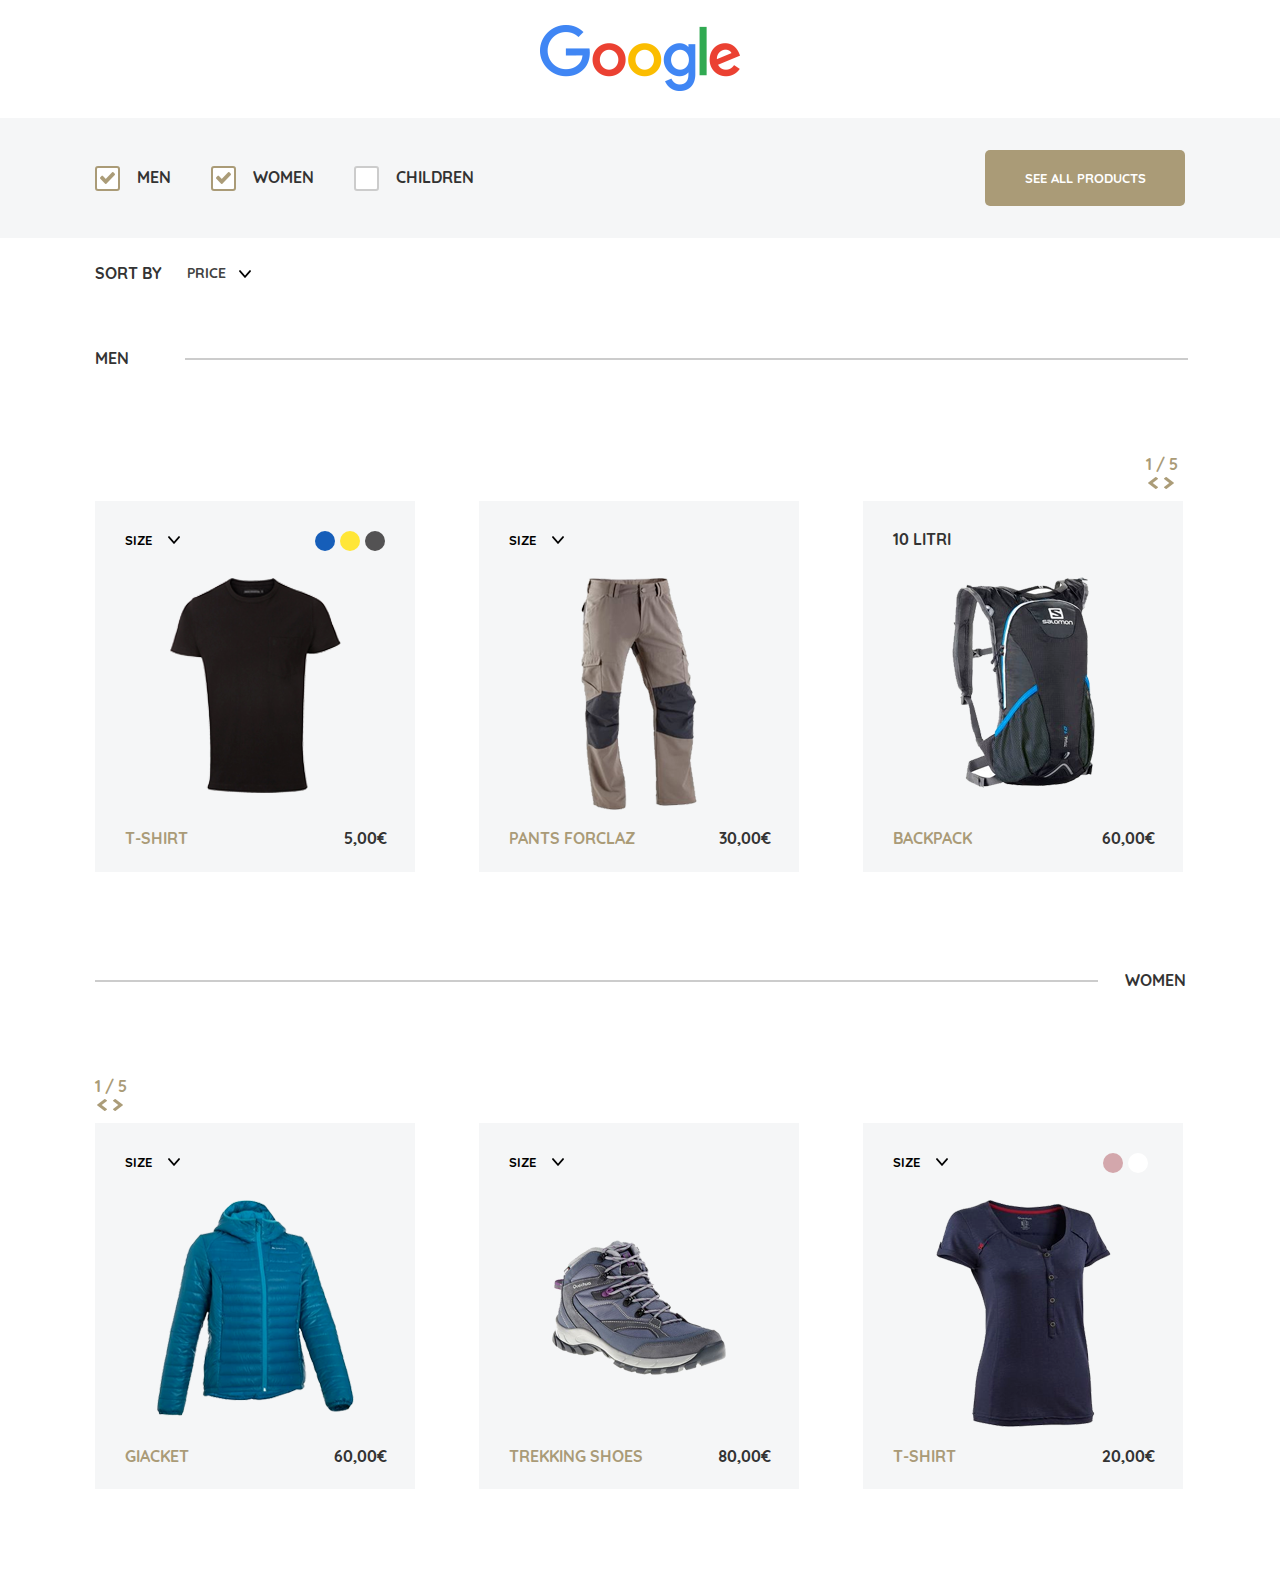
<file: index.html>
<!DOCTYPE html>
<html lang="en">

<head>
  <meta charset="UTF-8">
  <meta name="viewport" content="width=device-width, initial-scale=1.0">
  <meta http-equiv="X-UA-Compatible" content="ie=edge">
  <link rel="stylesheet" href="styles/reset.css">
  <link rel="stylesheet" href="styles/styles.css">
  <title>Catalog</title>
</head>

<body>
  <header>
    <div class="google-logo">
      <object data="images/google.svg" type=""></object>
    </div>
    <nav>
      <div class="container">
        <div class="checkboxes">
          <input type="checkbox" id="men" name="cc" checked>
          <label for="men"><span></span>men</label>
          <input type="checkbox" id="women" checked>
          <label for="women"><span></span>Women</label>
          <input type="checkbox" id="children">
          <label for="children"><span></span>Children</label>
        </div>
        <button> See all products</button>
      </div>
    </nav>
    <div class="sort-container container">
      <span>Sort by</span>
      <form>
        <ul class="select">
          <li>
            <input class="select_close" type="radio" name="awesomeness" id="awesomeness-close" value="" />
            <span class="select_label select_label-placeholder">price</span>
          </li>
          <li class="select_items">
            <input class="select_expand" type="radio" name="awesomeness" id="awesomeness-opener" />
            <label class="select_closeLabel" for="awesomeness-close"></label>
            <ul class="select_options">
              <div class="options-container" id="options-container">
                <li class="select_option">
                  <input class="select_input" type="radio" name="awesomeness" id="awesomeness-ridiculous" />
                  <label class="select_label option" for="awesomeness-ridiculous">price</label>
                </li>
                <li class="select_option">
                  <input class="select_input" type="radio" name="awesomeness" id="awesomeness-reasonable" />
                  <label class="select_label option" for="awesomeness-reasonable">name</label>
                </li>
              </div>
            </ul>
            <label class="select_expandLabel" for="awesomeness-opener"></label>
          </li>
        </ul>
        <!-- End ul select -->
      </form>
    </div>
    <!-- End sort-container -->
  </header>
  <main>
    <div class="container">
      <div class="men-slider">
        <div class="devider">
          <span class="men">Men</span>
        </div>
        <div class=" arrows-container arrows-container-men">
          <span class="slider-num">1 </span><span>/ 5</span>
          <div class="arrow-img-container">
            <img src="images/leftArrow.png" alt="left" class="left">
            <img src="images/rightArrow.png" alt="right" class="right">
          </div>
        </div>
        <div class="item-overview">
          <div class="item-container">
            <div class="item">
              <div>
                <select>
                  <option>SIZE</option>
                  <option>S</option>
                  <option>M</option>
                  <option>L</option>
                </select>
                <div class="colours-container">
                  <div class="blue"></div>
                  <div class="yellow"></div>
                  <div class="grey"></div>
                </div>
              </div>
              <a href="index1.html">
                <div class="image-container">
                  <img src="images/tshirt.png" alt="image">
                </div>
                <div class="name-price-container">
                  <span class="name">t-shirt</span>
                  <span class="price">5,00€</span>
                </div>
              </a>
            </div>
            <div class="item">

              <div>
                <select>
                    <option>SIZE</option>
                    <option>S</option>
                    <option>M</option>
                    <option>L</option>
                  </select>
              </div>
              <a href="#">
                <div class="image-container">
                  <img src="images/pants.png" alt="image">

                </div>
                <div class="name-price-container">
                  <span class="name">pants forclaz</span>
                  <span class="price">30,00€</span>
                </div>
              </a>
            </div>
            <div class="item">
              <div>
                10 litri
              </div>
              <a href="#">
                <div class="image-container">
                  <img src="images/backpack.png" alt="image">
                </div>
                <div class="name-price-container">
                  <span class="name">backpack</span>
                  <span class="price">60,00€</span>
                </div>
              </a>
            </div>
            <div class="item">
              <div>
                <select>
                  <option>SIZE</option>
                  <option>S</option>
                  <option>M</option>
                  <option>L</option>
                </select>
                <div class="colours-container">
                  <div class="blue"></div>
                  <div class="yellow"></div>
                  <div class="grey"></div>
                </div>
              </div>
              <a href="index1.html">
                <div class="image-container">
                  <img src="images/tshirt.png" alt="image">
                </div>
                <div class="name-price-container">
                  <span class="name">t-shirt</span>
                  <span class="price">8,00€</span>
                </div>
              </a>
            </div>
            <div class="item">

              <div>
                <select>
                    <option>SIZE</option>
                    <option>S</option>
                    <option>M</option>
                    <option>L</option>
                  </select>
              </div>
              <a href="#">
                <div class="image-container">
                  <img src="images/pants.png" alt="image">

                </div>
                <div class="name-price-container">
                  <span class="name">pants forclaz</span>
                  <span class="price">30,00€</span>
                </div>
              </a>
            </div>
            <div class="item">

              <div>
                10 litri
              </div>
              <a href="#">
                <div class="image-container">
                  <img src="images/backpack.png" alt="image">
                </div>
                <div class="name-price-container">
                  <span class="name">backpack</span>
                  <span class="price">55,00€</span>
                </div>
              </a>
            </div>
            <div class="item">
              <div>
                <select>
                  <option>SIZE</option>
                  <option>S</option>
                  <option>M</option>
                  <option>L</option>
                </select>
                <div class="colours-container">
                  <div class="blue"></div>
                  <div class="yellow"></div>
                  <div class="grey"></div>
                </div>
              </div>
              <a href="index1.html">
                <div class="image-container">
                  <img src="images/tshirt.png" alt="image">
                </div>
                <div class="name-price-container">
                  <span class="name">t-shirt</span>
                  <span class="price">7,00€</span>
                </div>
              </a>
            </div>
            <div class="item">

              <div>
                <select>
                    <option>SIZE</option>
                    <option>S</option>
                    <option>M</option>
                    <option>L</option>
                  </select>
              </div>
              <a href="#">
                <div class="image-container">
                  <img src="images/pants.png" alt="image">

                </div>
                <div class="name-price-container">
                  <span class="name">pants forclaz</span>
                  <span class="price">32,00€</span>
                </div>
              </a>
            </div>
            <div class="item">
              <div>
                10 litri
              </div>
              <a href="#">
                <div class="image-container">
                  <img src="images/backpack.png" alt="image">
                </div>
                <div class="name-price-container">
                  <span class="name">backpack</span>
                  <span class="price">60,00€</span>
                </div>
              </a>
            </div>
            <div class="item">

              <div>
                <select>
                  <option>SIZE</option>
                  <option>S</option>
                  <option>M</option>
                  <option>L</option>
                </select>
                <div class="colours-container">
                  <div class="blue"></div>
                  <div class="yellow"></div>
                  <div class="grey"></div>
                </div>
              </div>
              <a href="index1.html">
                <div class="image-container">
                  <img src="images/tshirt.png" alt="image">
                </div>
                <div class="name-price-container">
                  <span class="name">t-shirt</span>
                  <span class="price">15,00€</span>
                </div>
              </a>
            </div>
            <div class="item">

              <div>
                <select>
                    <option>SIZE</option>
                    <option>S</option>
                    <option>M</option>
                    <option>L</option>
                  </select>
              </div>
              <a href="#">
                <div class="image-container">
                  <img src="images/pants.png" alt="image">

                </div>
                <div class="name-price-container">
                  <span class="name">pants forclaz</span>
                  <span class="price">30,00€</span>
                </div>
              </a>
            </div>
            <div class="item">

              <div>
                10 litri
              </div>
              <a href="#">
                <div class="image-container">
                  <img src="images/backpack.png" alt="image">
                </div>
                <div class="name-price-container">
                  <span class="name">backpack</span>
                  <span class="price">45,00€</span>
                </div>
              </a>
            </div>
            <div class="item">

              <div>
                <select>
                  <option>SIZE</option>
                  <option>S</option>
                  <option>M</option>
                  <option>L</option>
                </select>
                <div class="colours-container">
                  <div class="blue"></div>
                  <div class="yellow"></div>
                  <div class="grey"></div>
                </div>
              </div>
              <a href="index1.html">
                <div class="image-container">
                  <img src="images/tshirt.png" alt="image">
                </div>
                <div class="name-price-container">
                  <span class="name">t-shirt</span>
                  <span class="price">6,00€</span>
                </div>
              </a>
            </div>
            <div class="item">
              <div>
                <select>
                    <option>SIZE</option>
                    <option>S</option>
                    <option>M</option>
                    <option>L</option>
                  </select>
              </div>
              <a href="#">
                <div class="image-container">
                  <img src="images/pants.png" alt="image">
                </div>
                <div class="name-price-container">
                  <span class="name">pants forclaz</span>
                  <span class="price">30,00€</span>
                </div>
              </a>
            </div>
            <div class="item">
              <div>
                10 litri
              </div>
              <a href="#">
                <div class="image-container">
                  <img src="images/backpack.png" alt="image">
                </div>
                <div class="name-price-container">
                  <span class="name">backpack</span>
                  <span class="price">60,00€</span>
                </div>
              </a>
            </div>
          </div>
          <!-- End item-container-->
        </div>
        <!-- End item-overview men-->
      </div>
      <div class="women-slider">
        <div class="devider">
          <span class="women">Women</span>
        </div>
        <div class=" arrows-container">
          <span class="slider-num">1 </span><span>/ 5</span>
          <div class="arrow-img-container">
            <img src="images/leftArrow.png" alt="left" class="left">
            <img src="images/rightArrow.png" alt="right" class="right">
          </div>
        </div>
        <div class="item-overview">
          <div class="item-container">
            <div class="item">
              <div>
                <select>
                    <option>SIZE</option>
                    <option>S</option>
                    <option>M</option>
                    <option>L</option>
                  </select>
              </div>
              <a href="#">
                <div class="image-container">
                  <img src="images/giacket.png" alt="image">
                </div>
                <div class="name-price-container">
                  <span class="name">giacket</span>
                  <span class="price">60,00€</span>
                </div>
              </a>
            </div>
            <div class="item">
              <div>
                <select>
                    <option>SIZE</option>
                    <option>S</option>
                    <option>M</option>
                    <option>L</option>
                  </select>
              </div>
              <a href="#">
                <div class="image-container">
                  <img src="images/shoes.png" alt="image">
                </div>
                <div class="name-price-container">
                  <span class="name">trekking shoes</span>
                  <span class="price">80,00€</span>
                </div>
              </a>
            </div>
            <div class="item">
              <div>
                <select>
                    <option>SIZE</option>
                    <option>S</option>
                    <option>M</option>
                    <option>L</option>
                  </select>
                <div class="colours-container">
                  <div class="pink"></div>
                  <div class="white"></div>
                </div>
              </div>
              <a href="#">
                <div class="image-container">
                  <img src="images/tshirt2.png" alt="image">
                </div>
                <div class="name-price-container">
                  <span class="name">t-shirt</span>
                  <span class="price">20,00€</span>
                </div>
              </a>
            </div>
            <div class="item">
              <div>
                <select>
                    <option>SIZE</option>
                    <option>S</option>
                    <option>M</option>
                    <option>L</option>
                  </select>
              </div>
              <a href="#">
                <div class="image-container">
                  <img src="images/giacket.png" alt="image">
                </div>
                <div class="name-price-container">
                  <span class="name">giacket</span>
                  <span class="price">65,00€</span>
                </div>
              </a>
            </div>
            <div class="item">
              <div>
                <select>
                    <option>SIZE</option>
                    <option>S</option>
                    <option>M</option>
                    <option>L</option>
                  </select>
              </div>
              <a href="#">
                <div class="image-container">
                  <img src="images/shoes.png" alt="image">
                </div>
                <div class="name-price-container">
                  <span class="name">trekking shoes</span>
                  <span class="price">70,00€</span>
                </div>
              </a>
            </div>
            <div class="item">
              <div>
                <select>
                    <option>SIZE</option>
                    <option>S</option>
                    <option>M</option>
                    <option>L</option>
                  </select>
                <div class="colours-container">
                  <div class="pink"></div>
                  <div class="white"></div>
                </div>
              </div>
              <a href="#">
                <div class="image-container">
                  <img src="images/tshirt2.png" alt="image">
                </div>
                <div class="name-price-container">
                  <span class="name">t-shirt</span>
                  <span class="price">30,00€</span>
                </div>
              </a>
            </div>
            <div class="item">
              <div>
                <select>
                    <option>SIZE</option>
                    <option>S</option>
                    <option>M</option>
                    <option>L</option>
                  </select>
              </div>
              <a href="#">
                <div class="image-container">
                  <img src="images/giacket.png" alt="image">
                </div>
                <div class="name-price-container">
                  <span class="name">giacket</span>
                  <span class="price">66,00€</span>
                </div>
              </a>
            </div>
            <div class="item">
              <div>
                <select>
                    <option>SIZE</option>
                    <option>S</option>
                    <option>M</option>
                    <option>L</option>
                  </select>
              </div>
              <a href="#">
                <div class="image-container">
                  <img src="images/shoes.png" alt="image">
                </div>
                <div class="name-price-container">
                  <span class="name">trekking shoes</span>
                  <span class="price">85,00€</span>
                </div>
              </a>
            </div>
            <div class="item">
              <div>
                <select>
                    <option>SIZE</option>
                    <option>S</option>
                    <option>M</option>
                    <option>L</option>
                  </select>
                <div class="colours-container">
                  <div class="pink"></div>
                  <div class="white"></div>
                </div>
              </div>
              <a href="#">
                <div class="image-container">
                  <img src="images/tshirt2.png" alt="image">
                </div>
                <div class="name-price-container">
                  <span class="name">t-shirt</span>
                  <span class="price">29,00€</span>
                </div>
              </a>
            </div>
            <div class="item">
              <div>
                <select>
                    <option>SIZE</option>
                    <option>S</option>
                    <option>M</option>
                    <option>L</option>
                  </select>
                <div class="colours-container">
                  <div class="pink"></div>
                  <div class="white"></div>
                </div>
              </div>
              <a href="#">
                <div class="image-container">
                  <img src="images/tshirt2.png" alt="image">
                </div>
                <div class="name-price-container">
                  <span class="name">t-shirt</span>
                  <span class="price">22,00€</span>
                </div>
              </a>
            </div>
            <div class="item">
              <div>
                <select>
                    <option>SIZE</option>
                    <option>S</option>
                    <option>M</option>
                    <option>L</option>
                  </select>
              </div>
              <a href="#">
                <div class="image-container">
                  <img src="images/shoes.png" alt="image">
                </div>
                <div class="name-price-container">
                  <span class="name">trekking shoes</span>
                  <span class="price">82,00€</span>
                </div>
              </a>
            </div>
            <div class="item">
              <div>
                <select>
                    <option>SIZE</option>
                    <option>S</option>
                    <option>M</option>
                    <option>L</option>
                  </select>
              </div>
              <a href="#">
                <div class="image-container">
                  <img src="images/shoes.png" alt="image">
                </div>
                <div class="name-price-container">
                  <span class="name">trekking shoes</span>
                  <span class="price">120,00€</span>
                </div>
              </a>
            </div>
            <div class="item">
              <div>
                <select>
                    <option>SIZE</option>
                    <option>S</option>
                    <option>M</option>
                    <option>L</option>
                  </select>
                <div class="colours-container">
                  <div class="pink"></div>
                  <div class="white"></div>
                </div>
              </div>
              <a href="#">
                <div class="image-container">
                  <img src="images/tshirt2.png" alt="image">
                </div>
                <div class="name-price-container">
                  <span class="name">t-shirt</span>
                  <span class="price">22,00€</span>
                </div>
              </a>
            </div>
            <div class="item">
              <div>
                <select>
                    <option>SIZE</option>
                    <option>S</option>
                    <option>M</option>
                    <option>L</option>
                  </select>
              </div>
              <a href="#">
                <div class="image-container">
                  <img src="images/shoes.png" alt="image">
                </div>
                <div class="name-price-container">
                  <span class="name">trekking shoes</span>
                  <span class="price">82,00€</span>
                </div>
              </a>
            </div>
            <div class="item">
              <div>
                <select>
                    <option>SIZE</option>
                    <option>S</option>
                    <option>M</option>
                    <option>L</option>
                  </select>
              </div>
              <a href="#">
                <div class="image-container">
                  <img src="images/shoes.png" alt="image">
                </div>
                <div class="name-price-container">
                  <span class="name">trekking shoes</span>
                  <span class="price">120,00€</span>
                </div>
              </a>
            </div>
          </div>
          <!-- End item-container women -->
        </div>
        <!--  End item-overview women  -->
      </div>

      <div class="children-slider no">
        <div class="devider">
          <span class="women">Children</span>
        </div>
        <div class=" arrows-container">
          <span class="slider-num">1 </span><span>/ 5</span>
          <div class="arrow-img-container">
            <img src="images/leftArrow.png" alt="left" class="left">
            <img src="images/rightArrow.png" alt="right" class="right">
          </div>
        </div>
        <div class="item-overview">
          <div class="item-container">
            <div class="item">
              <div>
                <select>
                    <option>SIZE</option>
                    <option>S</option>
                    <option>M</option>
                    <option>L</option>
                  </select>
              </div>
              <a href="#">
                <div class="image-container">
                  <img src="images/sweater.png" alt="image">
                </div>
                <div class="name-price-container">
                  <span class="name">sweater</span>
                  <span class="price">60,00€</span>
                </div>
              </a>
            </div>
            <div class="item">
              <div>
                <select>
                    <option>SIZE</option>
                    <option>S</option>
                    <option>M</option>
                    <option>L</option>
                  </select>
              </div>
              <a href="#">
                <div class="image-container">
                  <img src="images/dress.png" alt="image">
                </div>
                <div class="name-price-container">
                  <span class="name">dress</span>
                  <span class="price">80,00€</span>
                </div>
              </a>
            </div>
            <div class="item">
              <div>
                <select>
                    <option>SIZE</option>
                    <option>S</option>
                    <option>M</option>
                    <option>L</option>
                  </select>
                <div class="colours-container">
                  <div class="pink"></div>
                  <div class="white"></div>
                </div>
              </div>
              <a href="#">
                <div class="image-container">
                  <img src="images/childT.png" alt="image">
                </div>
                <div class="name-price-container">
                  <span class="name">t-shirt</span>
                  <span class="price">20,00€</span>
                </div>
              </a>
            </div>
          </div>
          <!-- End item-container children -->
        </div>
        <!--  End item-overview children  -->
      </div>

    </div>
    <!-- End container -->
  </main>
  <script src="scripts/main.js"></script>
</body>

</html>
</file>
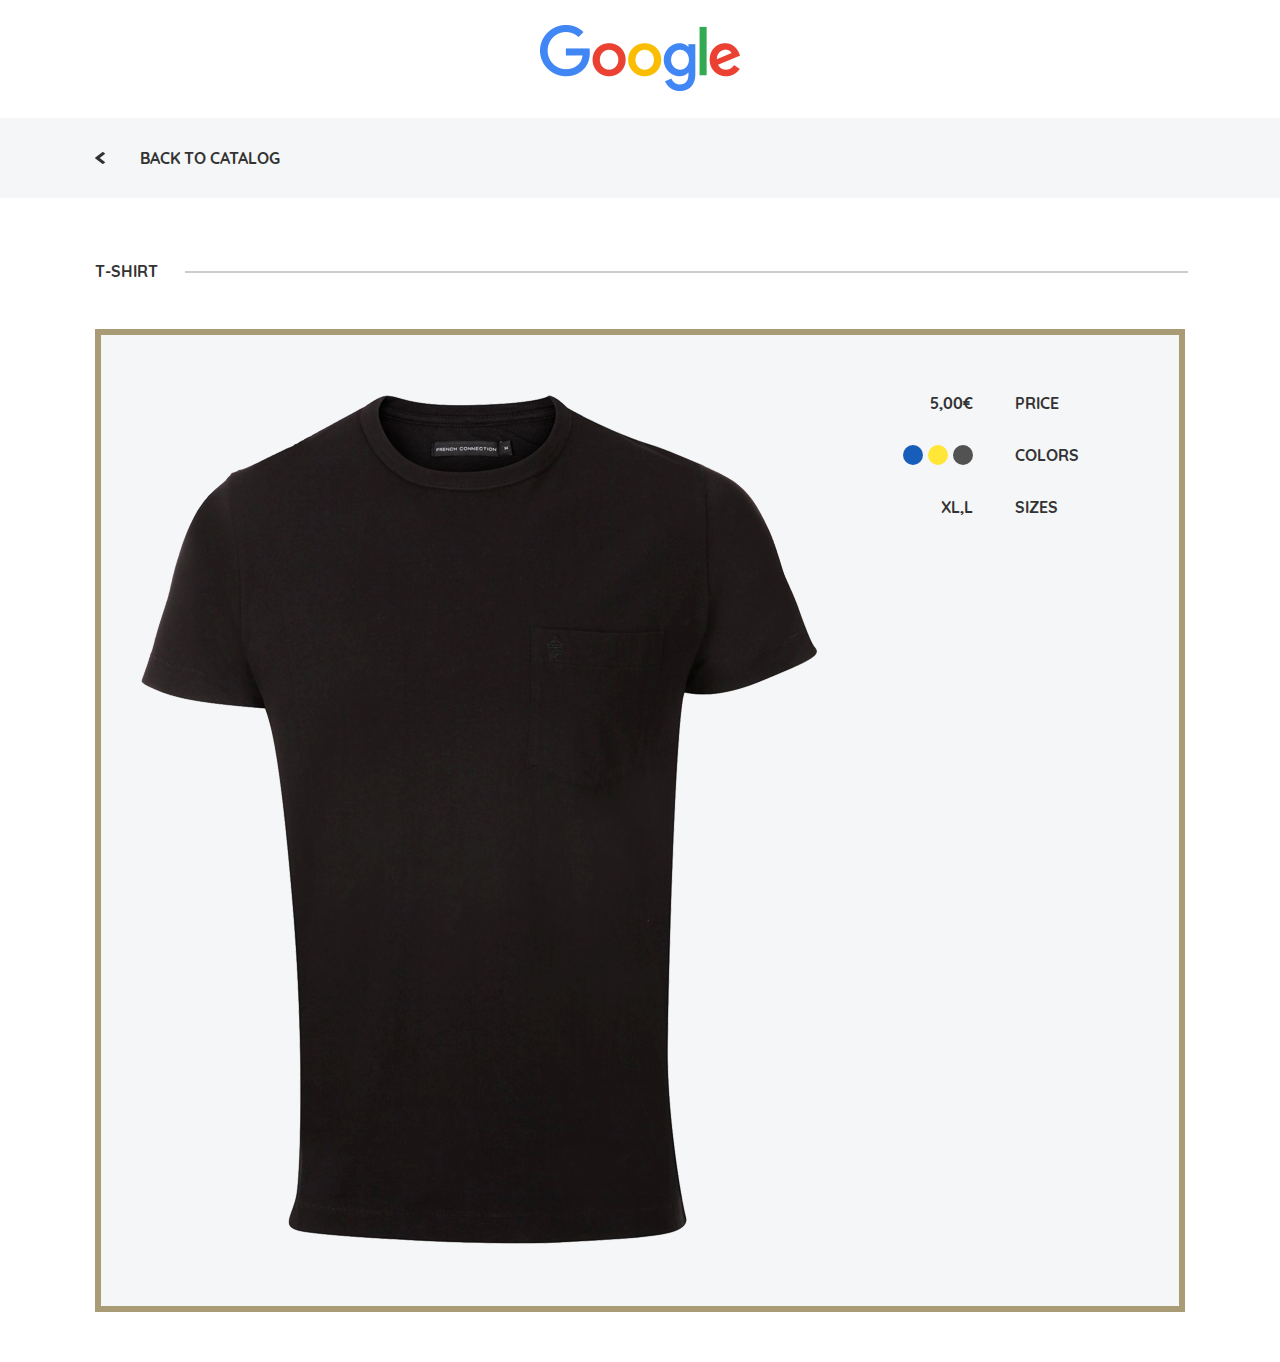
<file: index1.html>
<!DOCTYPE html>
<html lang="en">
<head>
  <meta charset="UTF-8">
  <meta name="viewport" content="width=device-width, initial-scale=1.0">
  <meta http-equiv="X-UA-Compatible" content="ie=edge">
  <link rel="stylesheet" href="styles/reset.css">
  <link rel="stylesheet" href="styles/styles.css">
  <title>T-shirt</title>
</head>
<body>
  <header>
    <div class="google-logo">
       <object data="images/google.svg" type=""></object> 
       <!-- <img src="images/google.svg" alt="google">  -->
    </div>
    <nav>
       <div class="container"> 
          <a href="index.html"> back to catalog</a>
       </div> 
    </nav>
    <div class="container">
      <div class="devider inner">
        <span class="men">t-shirt</span>
      </div>
    </div>
  </header>
  <main>
    <div class="container">
      <div class="inner-container">
        <div class="inner-image">
          <img src="images/tshirtBig.png" alt="t-shirt">
        </div>
        <div class="inner-details">
          <div class="details-left">
            <span>5,00€</span>
            <div class="inner-colors colours-container">
              <div class="blue"></div>
              <div class="yellow"></div>
              <div class="grey"></div>
            </div>
            <span>xl,l</span>
          </div>
          <div class="details-right">
            <span>price</span>
            <span>colors</span>
            <span>sizes</span>
          </div>
        </div>
      </div>   <!-- End of inner-container -->
    </div><!-- End of container -->
    
  </main>
</body>
</html>
</file>
<file: styles/styles.css>
@font-face {
	font-family: 'Quicksand';
	src: url('../fonts/Quicksand-Bold.eot');
	src: url('../fonts/Quicksand-Bold.eot?#iefix') format('embedded-opentype'),
	     url('../fonts/Quicksand-Bold.woff2') format('woff2'),
	     url('/../fonts/Quicksand-Bold.woff') format('woff'),
	     url('../fonts/Quicksand-Bold.ttf') format('truetype'),
	     url('../fonts/Quicksand-Bold.svg#Quicksand-Bold') format('svg');
	font-weight: bold;
	font-style: normal;
}
*{
    box-sizing: border-box;
}
body{
    color: #333333;
    font-family: Quicksand;
    text-transform: uppercase;
}
.container{
    margin: 0 auto;
    width: 1090px;
}
.google-logo{
    padding: 25px 0;
    text-align: center;
}
nav{
    background-color: #f5f6f7;
    margin-bottom: 27px;
    padding: 32px 0;
}
nav .container{
    align-items: center;
    display: flex;
}
.checkboxes{
    display: flex;
    flex-grow: 2;
}
input[type="checkbox"] {
    display:none;
}
.checkboxes label{
    margin-right: 40px;
}
input[type="checkbox"] + label span {
    background: #fff;
    border: 2px solid #cccccc;
    border-radius: 3px;
    cursor:pointer;
    display: inline-block; 
    height: 25px;
    margin-right: 17px;
    vertical-align: middle;
    width: 25px;
}

input[type="checkbox"]:checked + label span {
    background: url(../images/checked.png) center no-repeat;
    background-color: #fff; 
    border: 2px solid #aa9b77;
}
 nav button{
     background-color: #aa9b77;
     border: none;
     border-radius: 5px;
     color: #fff;
     cursor: pointer;
     font-family: Quicksand;
     float: right;
     height: 56px;
     outline: none;
     padding: 0;
     text-transform: uppercase;
     width: 200px;
 }
.sort-container{
    display: flex;
    margin-bottom: 55px;
    position: relative;
}
.sort-container span{
    margin-right: 10px;
}
select{
    background: url(../images/openSelect.png) right no-repeat;
    background-color: transparent;
    border: none;
    font-family: Quicksand;
    -webkit-appearance: none; 
   -moz-appearance: none;
    outline: none;
    width: 55px;
} 
 form {
    align-items: flex-end;
	display: flex;
	justify-content: center;
    
}
form ul {
    margin: 0;
	padding: 0;
	position: relative;
	} 
.select {
    cursor: pointer;
    height: 30px;
	width: 70px;
}
.select_expand {
	height: 30px; 
    position: absolute;
    right: 0;
    top: 0;
    width: 0;
	
}
.select_expand::after {
    content: url(../images/openSelect.png);
    font-size: 14px;
    left: 0;
    position: absolute;
    pointer-events: none;
    top: -10%;
	z-index: 2;
}
.select_expand:checked::after {
    content: url(../images/closeSelect.png);
}
.select_expandLabel {
    cursor: pointer;
    display: block;
    height: 30px;
    left: 0;
    position: absolute;
    top: 0;
    width: 100%;
}
.select_close {
	display: none
}
.select_closeLabel {
    display: none;
    height: 100vh; 
    left: 0;
	position: fixed;
	top: 0;
    width: 100vw;
	
}
.select_items {
    left: 0;
	padding-top: 30px;
	position: absolute;
	top: 0;
    width: 100%;
}
.select_input {
	display: none
}
.select_label {
    background-color: #f5f6f7;
    display: block;
    color: #424242;
	cursor: pointer;
    font-size: 14px;
    height: 0;
    line-height: 16px;
    padding-left: 15px;
	overflow: hidden;
	-webkit-transition: all 250ms cubic-bezier(.4,.25,.3,1);
    transition: all 250ms cubic-bezier(.4,.25,.3,1);
}
.select_label-placeholder {
    background-color: transparent;
    height: 20px;
    left: 0;
    position: absolute;
    top: 0;
	vertical-align: middle;
}
.select_expand:checked + .select_closeLabel {
	display: block;
}
.select_expand:checked + .select_closeLabel + .select_options .select_label {
	height: 30px;
}
.select_expand:checked + .select_closeLabel + .select_options .select_label:hover {
	background-color: #f5f6f7;
}
.select_expand:checked + .select_closeLabel + .select_options .select_label:hover {
	background-color: #f7f7f7
}
.select_expand:checked + .select_closeLabel + .select_options + .select_expandLabel {
	display: none
}
.select_input:checked + .select_label {
    background-color: #fff;
    height: 30px;
}
.options-container{
    position: absolute;
    top: -30px;
    width: 100px;
}
.devider{
    position: relative;
}
.devider .men:after{
    background-color: #cccccc;
    content: ' ';
    display: block;
    height: 2px;
    position: absolute;
    top: 50%;
    left: 90px;
    width: 92%;
}
.devider .women{
    margin-left: 94.5%;
}
.devider .women:before{
    content: ' ';
    background-color: #cccccc;
    display: block;
    height: 2px;
    position: absolute;
    top: 50%;
    width: 92%;
}
.arrows-container-men{
    margin-left: 96.4%;
}
.arrows-container{
    margin-top: 90px;
}
.arrows-container span{
    color: #aa9b77;
    position: relative;
    padding: 5px 0;
}
.arrow-img-container{
    cursor: pointer;
    margin-top: 3px;
    padding-left: 2px;
}
.item-overview{
    overflow: hidden;
    width: 100%;
}
.item-container{
    display: flex;  
    flex-wrap: nowrap;
    margin: 10px auto 100px; 
    position: relative;
    left: 0;
    transition: left .5s ease-in-out;
}
.item-content{
    display: flex;
}
.item{
    background-color: #f5f6f7;
    border: 6px solid #f5f6f7;
    flex: none;
    padding: 24px;
    position: relative;
    margin: 0 32px;
    width: 320px;
}
.item:first-child{
    margin: 0 32px 0 0;
}
.item:hover{
    border: 6px solid #aa9b77;
    cursor: pointer;
}
.colours-container{
    display: flex;
    float: right;
}
.colours-container div{
    border-radius: 50%;
    height: 20px;
    margin-right: 5px;
    width: 20px;
}
.colours-container div:nth-child(3){
    margin-right: 0px;
}
.blue{
    background-color: #165eb9;
}
.yellow{
    background-color: #ffe637;
}
.grey{
     background-color: #535253;
}
.pink{
    background-color: #d3a7ac;
}
.white{
    background-color: #ffffff;
}
.image-container{
    padding: 30px 0 30px;
    text-align: center;
}
.price{
     float: right; 
}
.name-price-container{
    position: absolute;
    top: 90%;
    width: 85%;
}

.name-price-container span:first-child{
     color: #aa9b77;
 }


/* INNER PAGE STYLES */

a{
    color: #333333;
    text-decoration: none;
}
nav a:before{
    content: url('../images/backArrow.png');
    margin-right: 30px;
}
.inner{
    margin: 65px 0 50px;
}
.inner-container{
    background-color: #f5f6f7;
    border: 6px solid #aa9b77;
    display: flex;
    justify-content: space-between;
    margin-bottom: 50px;
    padding: 60px 100px 60px 40px;
}
.inner-details{
    display: flex;
    height: 120px
}
.details-left, .details-right{
    display: flex;
    flex-direction: column;
    justify-content: space-between;
}
.details-left{
    align-items: flex-end;
    margin-right: 42px;
}
.details-right{
    align-items: flex-start;
}
.no{
    display: none;
}
</file>
